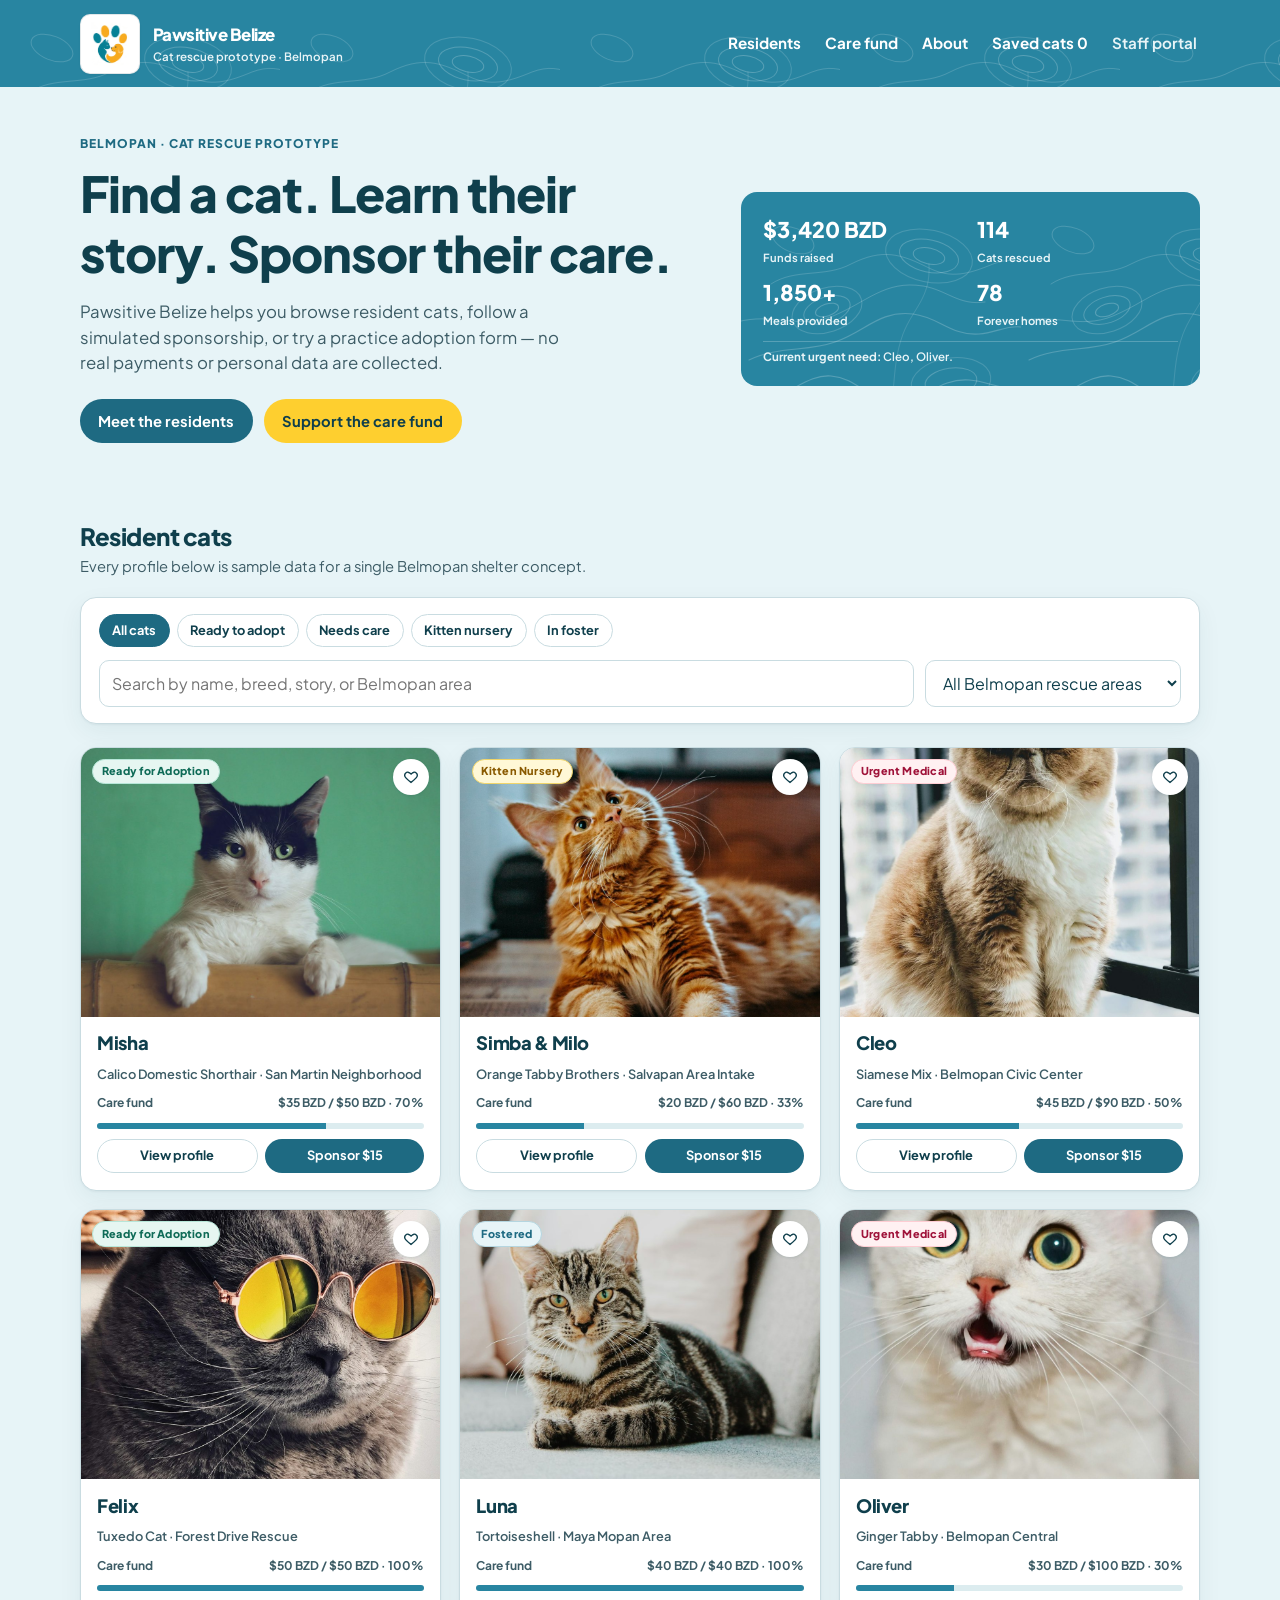
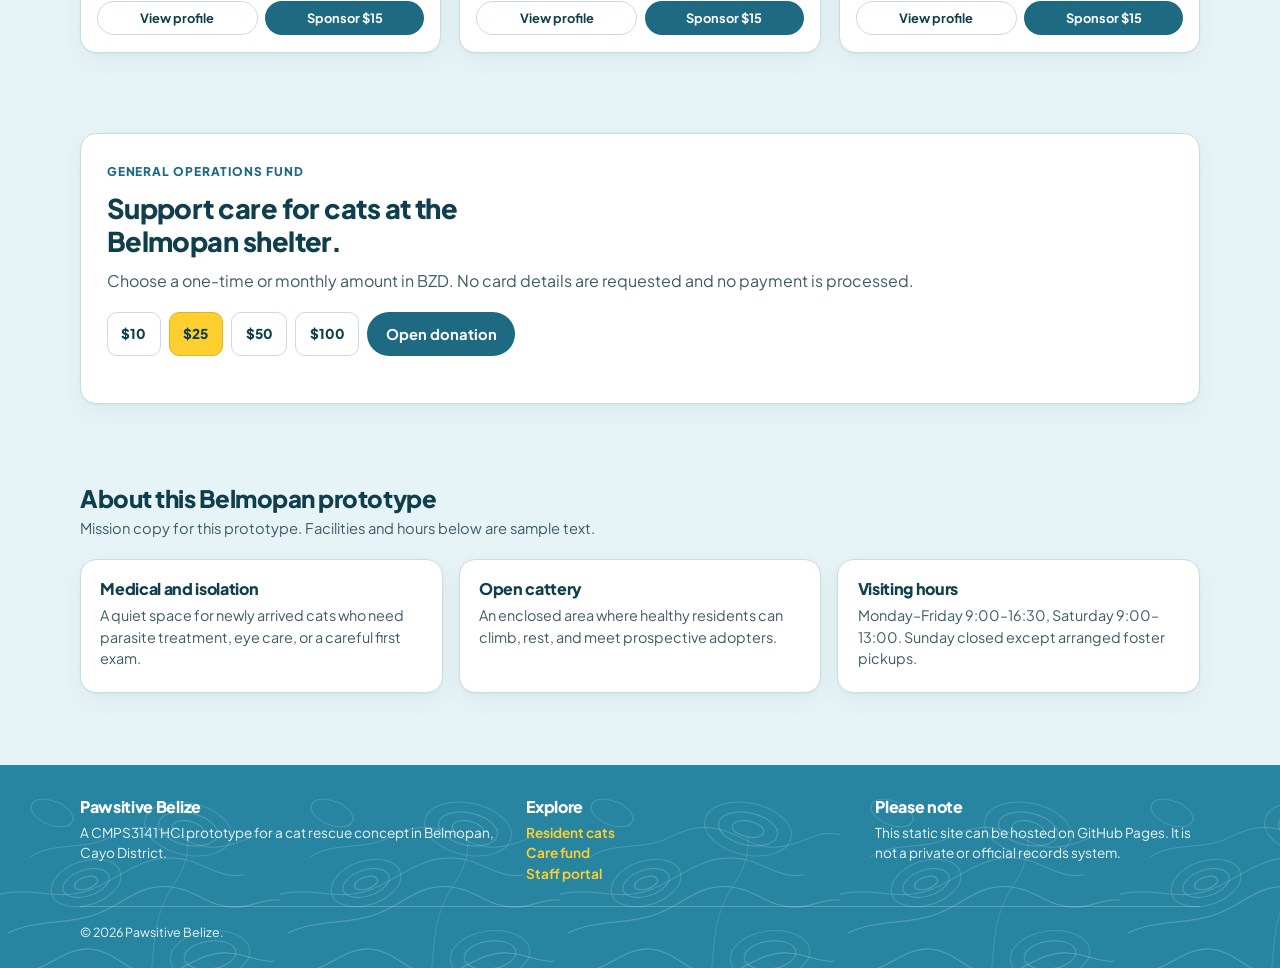
<file: index.html>
<!DOCTYPE html>
<html lang="en">
<head>
  <meta charset="UTF-8">
  <meta name="viewport" content="width=device-width, initial-scale=1">
  <title>Pawsitive Belize</title>
  <meta name="description" content="Pawsitive Belize, a cat rescue site set in Belmopan. Payments and records are simulated.">
  <link rel="icon" href="assets/icons/pawsitive-belize-icon.png" type="image/png">
  <link rel="stylesheet" href="css/styles.css">
</head>
<body>
  <a class="skip" href="#cats-section">Skip to resident cats</a>

  <header class="site-header">
    <div class="header-inner">
      <a class="brand" href="index.html">
        <img src="assets/icons/pawsitive-belize-icon.png" alt="Pawsitive Belize">
        <span class="brand-text">
          <strong>Pawsitive Belize</strong>
          <span>Cat rescue prototype · Belmopan</span>
        </span>
      </a>
      <button class="btn-menu" type="button" id="menu-toggle" aria-expanded="false" aria-controls="site-nav" aria-label="Open menu">
        <svg width="20" height="20" viewBox="0 0 24 24" fill="none" stroke="currentColor" stroke-width="2" aria-hidden="true"><path d="M4 7h16M4 12h16M4 17h16"/></svg>
      </button>
      <nav class="nav" id="site-nav">
        <a href="#cats-section">Residents</a>
        <a href="#care-fund">Care fund</a>
        <a href="#about">About</a>
        <a href="#fav-drawer" data-open-saved>Saved cats <span id="fav-count">0</span></a>
        <a class="nav-quiet" href="admin.html">Staff portal</a>
      </nav>
    </div>
  </header>

  <section class="hero">
    <div class="wrap hero-grid">
      <div>
        <p class="eyebrow">Belmopan · Cat rescue prototype</p>
        <h1>Find a cat. Learn their story. Sponsor their care.</h1>
        <p class="lede">Pawsitive Belize helps you browse resident cats, follow a simulated sponsorship, or try a practice adoption form — no real payments or personal data are collected.</p>
        <div class="hero-actions">
          <a class="btn btn-primary" href="#cats-section">Meet the residents</a>
          <a class="btn btn-accent" href="#care-fund">Support the care fund</a>
        </div>
      </div>
      <dl class="stats tex-teal">
        <div><dd id="stat-donated-pool">$3,420 BZD</dd><dt>Funds raised</dt></div>
        <div><dd id="stat-cats-rescued">114</dd><dt>Cats rescued</dt></div>
        <div><dd id="stat-meals-provided">1,850+</dd><dt>Meals provided</dt></div>
        <div><dd id="stat-adopted">78</dd><dt>Forever homes</dt></div>
        <p class="note" id="urgent-need"><strong>Sample figures</strong> — not official shelter records.</p>
      </dl>
    </div>
  </section>

  <main>
    <section class="section" id="cats-section">
      <div class="wrap">
        <div class="section-head">
          <div>
            <h2>Resident cats</h2>
            <p>Every profile below is sample data for a single Belmopan shelter concept.</p>
          </div>
        </div>

        <div class="toolbar">
          <div class="filters" role="group" aria-label="Filter by status">
            <button type="button" class="chip" data-filter="all" aria-pressed="true">All cats</button>
            <button type="button" class="chip" data-filter="Ready for Adoption" aria-pressed="false">Ready to adopt</button>
            <button type="button" class="chip" data-filter="Urgent Medical" aria-pressed="false">Needs care</button>
            <button type="button" class="chip" data-filter="Kitten Nursery" aria-pressed="false">Kitten nursery</button>
            <button type="button" class="chip" data-filter="Fostered" aria-pressed="false">In foster</button>
          </div>
          <div class="search-row">
            <label class="visually-hidden" for="search-input" style="position:absolute;width:1px;height:1px;overflow:hidden;clip:rect(0,0,0,0)">Search cats</label>
            <input id="search-input" type="search" placeholder="Search by name, breed, story, or Belmopan area">
            <label class="visually-hidden" for="location-select" style="position:absolute;width:1px;height:1px;overflow:hidden;clip:rect(0,0,0,0)">Filter by area</label>
            <select id="location-select">
              <option value="">All Belmopan rescue areas</option>
            </select>
          </div>
        </div>

        <div class="grid-cards" id="cat-cards-container"></div>
      </div>
    </section>

    <section class="section" id="care-fund">
      <div class="wrap">
        <div class="fund-panel">
          <p class="eyebrow">General operations fund</p>
          <h2>Support care for cats at the Belmopan shelter.</h2>
          <p class="lede">Choose a one-time or monthly amount in BZD. No card details are requested and no payment is processed.</p>
          <div class="tiers" role="group" aria-label="Donation amounts">
            <button type="button" class="tier" data-open-donate data-tier="10">$10</button>
            <button type="button" class="tier" data-open-donate data-tier="25" aria-pressed="true">$25</button>
            <button type="button" class="tier" data-open-donate data-tier="50">$50</button>
            <button type="button" class="tier" data-open-donate data-tier="100">$100</button>
            <button type="button" class="btn btn-primary" data-open-donate>Open donation</button>
          </div>
        </div>
      </div>
    </section>

    <section class="section" id="about">
      <div class="wrap">
        <div class="section-head">
          <div>
            <h2>About this Belmopan prototype</h2>
            <p>Mission copy for this prototype. Facilities and hours below are sample text.</p>
          </div>
        </div>
        <div class="about-grid">
          <article>
            <h3>Medical and isolation</h3>
            <p>A quiet space for newly arrived cats who need parasite treatment, eye care, or a careful first exam.</p>
          </article>
          <article>
            <h3>Open cattery</h3>
            <p>An enclosed area where healthy residents can climb, rest, and meet prospective adopters.</p>
          </article>
          <article>
            <h3>Visiting hours</h3>
            <p>Monday–Friday 9:00–16:30, Saturday 9:00–13:00. Sunday closed except arranged foster pickups.</p>
          </article>
        </div>
      </div>
    </section>
  </main>

  <footer class="site-footer tex-teal">
    <div class="wrap footer-grid">
      <div>
        <h2>Pawsitive Belize</h2>
        <p>A CMPS3141 HCI prototype for a cat rescue concept in Belmopan, Cayo District.</p>
      </div>
      <div>
        <h2>Explore</h2>
        <p><a href="#cats-section">Resident cats</a><br><a href="#care-fund">Care fund</a><br><a href="admin.html">Staff portal</a></p>
      </div>
      <div>
        <h2>Please note</h2>
        <p>This static site can be hosted on GitHub Pages. It is not a private or official records system.</p>
      </div>
    </div>
    <div class="wrap legal">© 2026 Pawsitive Belize.</div>
  </footer>

  <div class="modal-root" id="cat-detail-modal" aria-hidden="true">
    <div class="modal" role="dialog" aria-modal="true" aria-labelledby="profile-title">
      <div class="modal-head">
        <h2 id="profile-title">Cat profile</h2>
        <button type="button" class="icon-btn" data-close="cat-detail-modal" aria-label="Close">×</button>
      </div>
      <div id="modal-cat-content"></div>
    </div>
  </div>

  <div class="modal-root" id="adopt-modal" aria-hidden="true">
    <div class="modal" role="dialog" aria-modal="true" aria-labelledby="adopt-title">
      <div class="modal-head">
        <div>
          <h2 id="adopt-title">Adoption application</h2>
          <p class="meta" id="adopt-modal-cat-name">Adoption application</p>
        </div>
        <button type="button" class="icon-btn" data-close="adopt-modal" aria-label="Close">×</button>
      </div>
      <p class="notice" id="adopt-form-error" hidden></p>
      <form id="adopt-form" class="form" novalidate>
        <label for="adopt-name">Display name (optional, fictional only)</label>
        <input id="adopt-name" type="text" autocomplete="off" maxlength="80" placeholder="Leave blank, or use a fictional name">
        <label for="adopt-notes">Why this cat is a good match (optional, fictional only)</label>
        <textarea id="adopt-notes" rows="3" maxlength="400" autocomplete="off" placeholder="Fictional practice text, or leave blank"></textarea>
        <label class="check"><input id="adopt-ack" type="checkbox" required> I understand this is not a real application, and I am using a fictional display name and response.</label>
        <div class="form-actions">
          <button type="button" class="btn btn-ghost" data-close="adopt-modal">Cancel</button>
          <button type="submit" class="btn btn-primary">Submit application</button>
        </div>
      </form>
    </div>
  </div>

  <div class="modal-root" id="donate-modal" aria-hidden="true">
    <div class="modal" role="dialog" aria-modal="true" aria-labelledby="donate-title">
      <div class="modal-head">
        <div>
          <h2 id="donate-title">Care fund (simulated)</h2>
          <p class="meta" id="donate-subtitle">Choose an amount, then confirm. Nothing is charged yet.</p>
        </div>
        <button type="button" class="icon-btn" data-close="donate-modal" aria-label="Close">×</button>
      </div>
      <div id="donate-cat-context" class="donate-cat" hidden>
        <img id="donate-cat-img" alt="" src="assets/cats/placeholder.svg">
        <div>
          <strong id="donate-cat-name"></strong>
          <p class="meta" id="donate-cat-meta"></p>
        </div>
      </div>
      <p class="meta" id="donate-saved-context" hidden></p>
      <div class="filters" role="group" aria-label="Frequency">
        <button type="button" class="chip" data-freq="once" aria-pressed="true">One-time</button>
        <button type="button" class="chip" data-freq="monthly" aria-pressed="false">Monthly (not actually recurring)</button>
      </div>
      <label id="amount-label">Select amount (BZD)</label>
      <div class="tiers" role="group" aria-labelledby="amount-label">
        <button type="button" class="tier" data-tier="10">$10</button>
        <button type="button" class="tier" data-tier="15">$15</button>
        <button type="button" class="tier" data-tier="25" aria-pressed="true">$25</button>
        <button type="button" class="tier" data-tier="50">$50</button>
        <button type="button" class="tier" data-tier="100">$100</button>
        <button type="button" class="tier" data-tier="custom">Custom</button>
      </div>
      <div id="custom-amt-wrap" hidden>
        <label for="custom-amt-input">Custom amount (BZD)</label>
        <input id="custom-amt-input" class="field" type="number" min="1" step="1" value="35" inputmode="numeric">
      </div>
      <label id="method-label">Preferred method</label>
      <p class="meta" style="margin:0 0 0.45rem">Visual choice only — nothing is charged or sent.</p>
      <div class="tiers method-tiers" role="group" aria-labelledby="method-label">
        <button type="button" class="tier" data-method="DigiWallet" aria-pressed="true">DigiWallet</button>
        <button type="button" class="tier" data-method="Belize Bank" aria-pressed="false">Belize Bank</button>
        <button type="button" class="tier" data-method="Card" aria-pressed="false">Card</button>
      </div>
      <div class="form-actions">
        <button type="button" class="btn btn-ghost" data-close="donate-modal">Cancel</button>
        <button type="button" class="btn btn-accent" id="confirm-donate">Confirm simulated donation</button>
      </div>
    </div>
  </div>

  <div class="modal-root" id="thankyou-modal" aria-hidden="true">
    <div class="modal" role="dialog" aria-modal="true" aria-labelledby="thanks-title">
      <div class="modal-head">
        <h2 id="thanks-title">Confirmation</h2>
        <button type="button" class="icon-btn" data-close="thankyou-modal" aria-label="Close">×</button>
      </div>
      <p class="notice notice-ok" id="thankyou-msg"></p>
      <p class="meta">Reference: <span id="receipt-id"></span></p>
      <div class="form-actions">
        <button type="button" class="btn btn-primary" data-close="thankyou-modal">Back to the site</button>
      </div>
    </div>
  </div>

  <div class="drawer-root" id="fav-drawer" aria-hidden="true">
    <div class="backdrop" data-close="fav-drawer"></div>
    <aside class="drawer" role="dialog" aria-modal="true" aria-labelledby="saved-title">
      <div class="modal-head">
        <h2 id="saved-title">Saved cats</h2>
        <button type="button" class="icon-btn" data-close="fav-drawer" aria-label="Close">×</button>
      </div>
      <div id="fav-drawer-content"></div>
      <div class="drawer-footer" id="fav-donate-wrap" hidden>
        <button type="button" class="btn btn-primary" data-sponsor-saved>Sponsor saved cats</button>
      </div>
    </aside>
  </div>

  <script src="js/store.js"></script>
  <script src="js/ui.js"></script>
  <script src="js/donate.js"></script>
  <script src="js/public.js"></script>
</body>
</html>
</file>
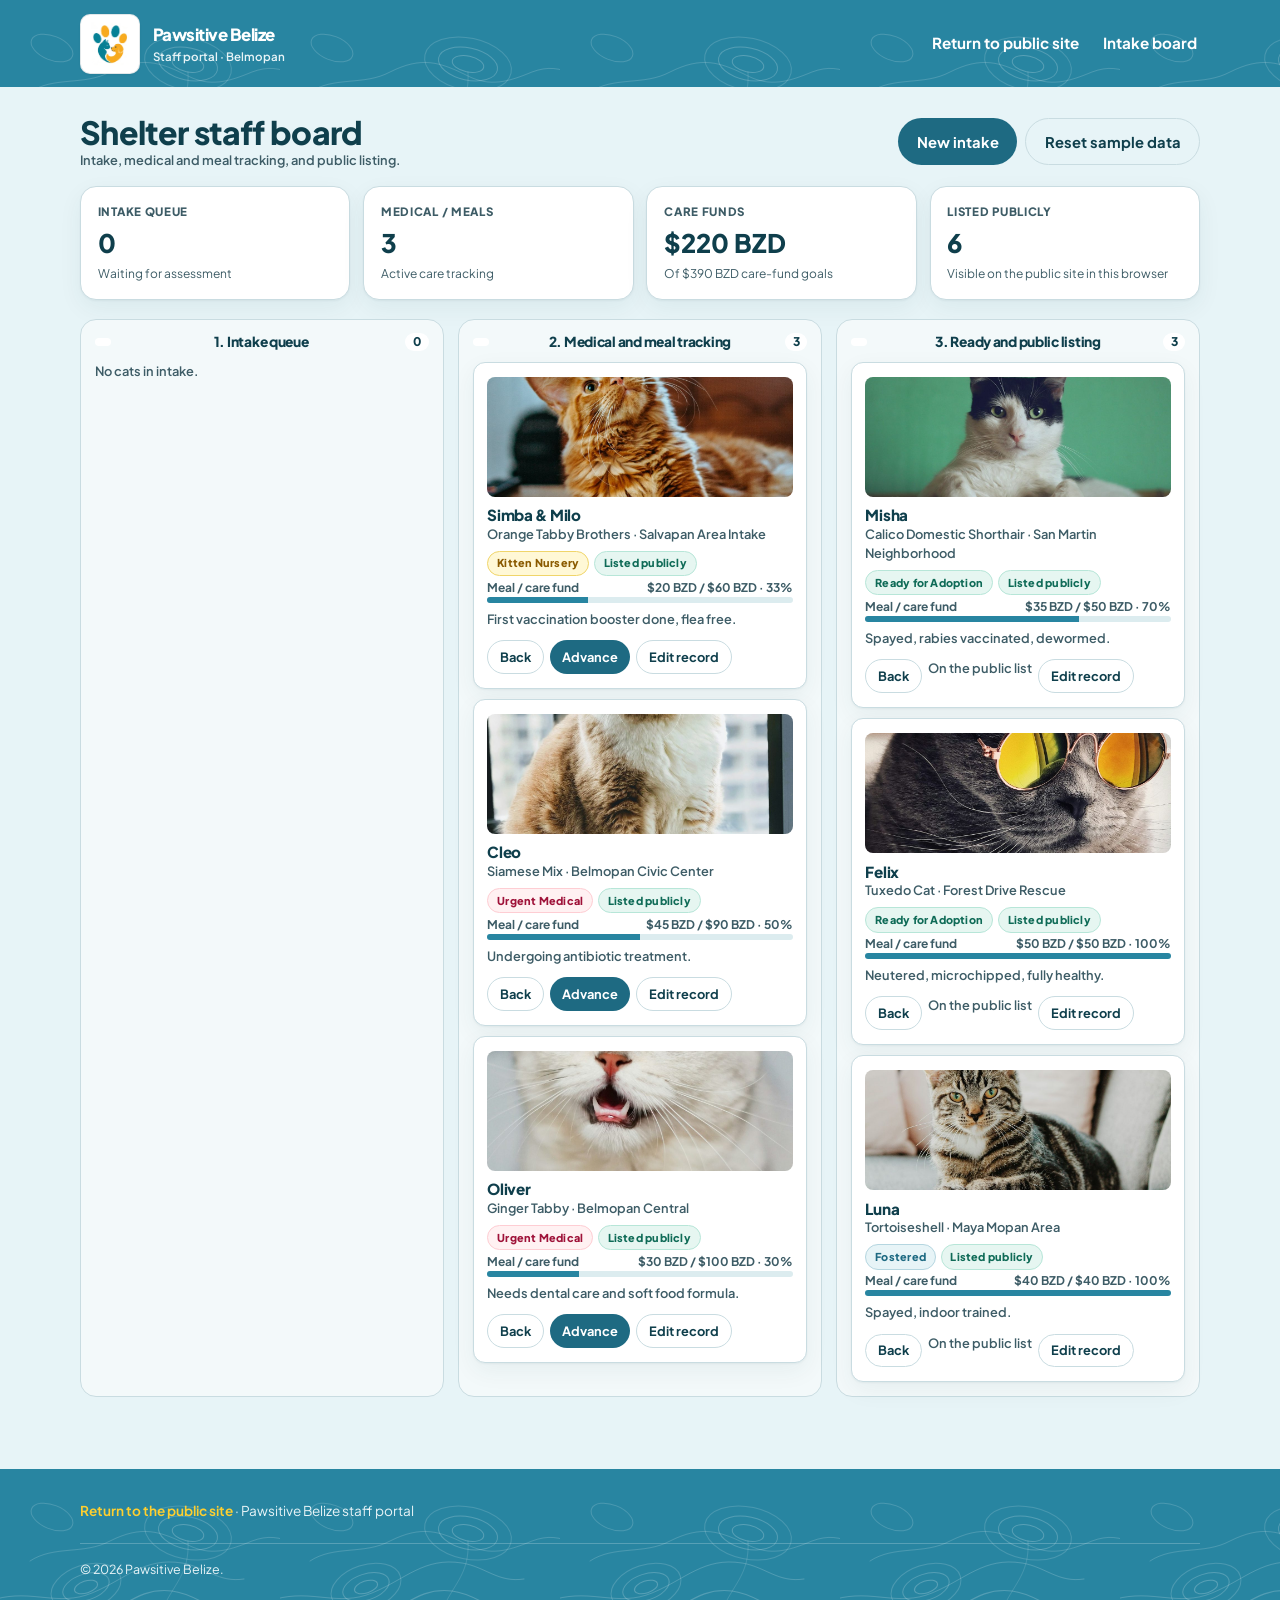
<file: admin.html>
<!DOCTYPE html>
<html lang="en">
<head>
  <meta charset="UTF-8">
  <meta name="viewport" content="width=device-width, initial-scale=1">
  <title>Staff portal | Pawsitive Belize</title>
  <meta name="description" content="Staff portal for Pawsitive Belize.">
  <link rel="icon" href="assets/icons/pawsitive-belize-icon.png" type="image/png">
  <link rel="stylesheet" href="css/styles.css">
</head>
<body>
  <a class="skip" href="#board">Skip to intake board</a>

  <header class="site-header">
    <div class="header-inner">
      <a class="brand" href="index.html">
        <img src="assets/icons/pawsitive-belize-icon.png" alt="Pawsitive Belize">
        <span class="brand-text">
          <strong>Pawsitive Belize</strong>
          <span>Staff portal · Belmopan</span>
        </span>
      </a>
      <button class="btn-menu" type="button" id="menu-toggle" aria-expanded="false" aria-controls="site-nav" aria-label="Open menu">
        <svg width="20" height="20" viewBox="0 0 24 24" fill="none" stroke="currentColor" stroke-width="2" aria-hidden="true"><path d="M4 7h16M4 12h16M4 17h16"/></svg>
      </button>
      <nav class="nav" id="site-nav">
        <a href="index.html">Return to public site</a>
        <a href="#board">Intake board</a>
      </nav>
    </div>
  </header>

  <main class="admin-main">
    <div class="wrap">
      <div class="admin-toolbar">
        <div>
          <h1>Shelter staff board</h1>
          <p class="meta">Intake, medical and meal tracking, and public listing.</p>
        </div>
        <div style="display:flex;gap:0.5rem;flex-wrap:wrap">
          <button type="button" class="btn btn-primary" data-open-intake>New intake</button>
          <button type="button" class="btn btn-ghost" data-reset>Reset sample data</button>
        </div>
      </div>

      <div class="metrics">
        <div class="metric">
          <div class="k">Intake queue</div>
          <div class="v" id="stat-queue">0</div>
          <div class="s">Waiting for assessment</div>
        </div>
        <div class="metric">
          <div class="k">Medical / meals</div>
          <div class="v" id="stat-medical">0</div>
          <div class="s">Active care tracking</div>
        </div>
        <div class="metric">
          <div class="k">Care funds</div>
          <div class="v" id="stat-funds">$0 BZD</div>
          <div class="s" id="stat-funds-sub">Local totals only</div>
        </div>
        <div class="metric">
          <div class="k">Listed publicly</div>
          <div class="v" id="stat-ready">0</div>
          <div class="s">Visible on the public site in this browser</div>
        </div>
      </div>

      <div class="kanban" id="board">
        <section class="kanban-col" aria-labelledby="col1-title">
          <h2 id="col1-title"><span class="dot dot-1"></span>1. Intake queue <span id="count-col1">0</span></h2>
          <div class="kanban-list" id="kanban-col-1"></div>
        </section>
        <section class="kanban-col" aria-labelledby="col2-title">
          <h2 id="col2-title"><span class="dot dot-2"></span>2. Medical and meal tracking <span id="count-col2">0</span></h2>
          <div class="kanban-list" id="kanban-col-2"></div>
        </section>
        <section class="kanban-col" aria-labelledby="col3-title">
          <h2 id="col3-title"><span class="dot dot-3"></span>3. Ready and public listing <span id="count-col3">0</span></h2>
          <div class="kanban-list" id="kanban-col-3"></div>
        </section>
      </div>
    </div>
  </main>

  <footer class="site-footer tex-teal">
    <div class="wrap">
      <p><a href="index.html">Return to the public site</a> · Pawsitive Belize staff portal</p>
      <p class="legal">© 2026 Pawsitive Belize.</p>
    </div>
  </footer>

  <div class="modal-root" id="intake-modal" aria-hidden="true">
    <div class="modal" role="dialog" aria-modal="true" aria-labelledby="intake-title">
      <div class="modal-head">
        <h2 id="intake-title">New staff intake</h2>
        <button type="button" class="icon-btn" data-close="intake-modal" aria-label="Close">×</button>
      </div>
      <form id="intake-form" class="form">
        <label for="input-name">Cat name or tag</label>
        <input id="input-name" type="text" required maxlength="80" placeholder="e.g. Nia">
        <div class="form-row">
          <div>
            <label for="input-breed">Breed or type</label>
            <input id="input-breed" type="text" maxlength="80" placeholder="Domestic shorthair">
          </div>
          <div>
            <label for="input-gender">Gender</label>
            <input id="input-gender" type="text" maxlength="40" placeholder="Female">
          </div>
        </div>
        <div class="form-row">
          <div>
            <label for="input-age">Age</label>
            <input id="input-age" type="text" maxlength="40" placeholder="2 years">
          </div>
          <div>
            <label for="input-location">Rescue area</label>
            <select id="input-location">
              <option>San Martin Neighborhood</option>
              <option>Salvapan Area Intake</option>
              <option>Belmopan Civic Center</option>
              <option>Forest Drive Rescue</option>
              <option>Maya Mopan Area</option>
              <option>Belmopan Central</option>
            </select>
          </div>
        </div>
        <fieldset class="photo-picker" id="intake-photo-picker">
          <legend>Cat photo</legend>
          <p class="meta" id="intake-photo-hint"><strong>Take photo</strong> opens the camera on a phone. On a computer it typically opens the file chooser; a webcam may appear only if the browser offers one.</p>
          <div class="photo-preview-wrap">
            <img id="intake-photo-preview" alt="Cat photo preview" src="assets/cats/placeholder.svg">
            <p class="meta" id="intake-photo-caption">No photo yet.</p>
          </div>
          <div class="photo-actions">
            <label class="btn btn-primary btn-sm" for="intake-photo-capture">Take photo</label>
            <input class="visually-hidden" id="intake-photo-capture" type="file" accept="image/*" capture="environment">
            <label class="btn btn-ghost btn-sm" for="intake-photo-upload">Upload photo</label>
            <input class="visually-hidden" id="intake-photo-upload" type="file" accept="image/*">
            <button type="button" class="btn btn-ghost btn-sm" id="intake-photo-remove" hidden>Remove photo</button>
          </div>
          <p class="notice" id="intake-photo-error" hidden></p>
        </fieldset>
        <label>Initial medical notes</label>
        <div class="checklist">
          <label class="check"><input id="med-ticks" type="checkbox" checked> Tick and flea treatment required</label>
          <label class="check"><input id="med-vaccine" type="checkbox" checked> Vaccination pending</label>
        </div>
        <label for="input-med-note">Other medical note</label>
        <input id="input-med-note" type="text" maxlength="160" placeholder="Optional">
        <label for="input-meal-goal">Weekly meal / care fund goal (BZD)</label>
        <input id="input-meal-goal" type="number" min="0" step="1" value="40">
        <fieldset class="tag-picker">
          <legend>Profile tags</legend>
          <p class="meta" id="intake-tags-hint">Optional badges shown on staff and public cards. Separate from board column, public status, and location. Select all that apply.</p>
          <div class="tag-options" role="group" aria-describedby="intake-tags-hint">
            <label class="check"><input type="checkbox" name="intake-tags" value="Urgent Medical"> Urgent Medical</label>
            <label class="check"><input type="checkbox" name="intake-tags" value="Kitten Nursery"> Kitten Nursery</label>
            <label class="check"><input type="checkbox" name="intake-tags" value="Fostered"> Fostered</label>
            <label class="check"><input type="checkbox" name="intake-tags" value="Paired Adoption"> Paired Adoption</label>
          </div>
        </fieldset>
        <label for="input-story">Short intake story (optional)</label>
        <textarea id="input-story" rows="2" maxlength="400"></textarea>
        <div class="form-actions">
          <button type="button" class="btn btn-ghost" data-close="intake-modal">Cancel</button>
          <button type="submit" class="btn btn-primary">Register intake</button>
        </div>
      </form>
    </div>
  </div>

  <div class="modal-root" id="edit-modal" aria-hidden="true">
    <div class="modal modal-wide" role="dialog" aria-modal="true" aria-labelledby="edit-title">
      <div class="modal-head">
        <h2 id="edit-title">Edit record and public listing</h2>
        <button type="button" class="icon-btn" data-close="edit-modal" aria-label="Close">×</button>
      </div>
      <form id="edit-form" class="form">
        <div class="form-row">
          <div>
            <label for="edit-name">Name</label>
            <input id="edit-name" type="text" required maxlength="80">
          </div>
          <div>
            <label for="edit-breed">Breed</label>
            <input id="edit-breed" type="text" maxlength="80">
          </div>
        </div>
        <fieldset class="photo-picker" id="edit-photo-picker">
          <legend>Cat photo</legend>
          <p class="meta" id="edit-photo-hint"><strong>Take photo</strong> opens the camera on a phone. On a computer it typically opens the file chooser; a webcam may appear only if the browser offers one.</p>
          <div class="photo-preview-wrap">
            <img id="edit-photo-preview" alt="Cat photo preview" src="assets/cats/placeholder.svg">
            <p class="meta" id="edit-photo-caption">No photo yet.</p>
          </div>
          <div class="photo-actions">
            <label class="btn btn-primary btn-sm" for="edit-photo-capture">Take photo</label>
            <input class="visually-hidden" id="edit-photo-capture" type="file" accept="image/*" capture="environment">
            <label class="btn btn-ghost btn-sm" for="edit-photo-upload">Upload photo</label>
            <input class="visually-hidden" id="edit-photo-upload" type="file" accept="image/*">
            <button type="button" class="btn btn-ghost btn-sm" id="edit-photo-remove" hidden>Remove photo</button>
          </div>
          <p class="notice" id="edit-photo-error" hidden></p>
        </fieldset>
        <div class="form-row">
          <div>
            <label for="edit-gender">Gender</label>
            <input id="edit-gender" type="text" maxlength="40">
          </div>
          <div>
            <label for="edit-age">Age</label>
            <input id="edit-age" type="text" maxlength="40">
          </div>
        </div>
        <div class="form-row">
          <div>
            <label for="edit-location">Location</label>
            <select id="edit-location">
              <option>San Martin Neighborhood</option>
              <option>Salvapan Area Intake</option>
              <option>Belmopan Civic Center</option>
              <option>Forest Drive Rescue</option>
              <option>Maya Mopan Area</option>
              <option>Belmopan Central</option>
            </select>
          </div>
          <div>
            <label for="edit-status">Public status</label>
            <select id="edit-status">
              <option>Ready for Adoption</option>
              <option>Urgent Medical</option>
              <option>Kitten Nursery</option>
              <option>Fostered</option>
              <option>Intake</option>
            </select>
          </div>
        </div>
        <div class="form-row">
          <div>
            <label for="edit-column">Board column</label>
            <select id="edit-column">
              <option value="1">1. Intake</option>
              <option value="2">2. Medical and meals</option>
              <option value="3">3. Ready / public</option>
            </select>
          </div>
          <div>
            <label for="edit-goal">Care fund goal (BZD)</label>
            <input id="edit-goal" type="number" min="0" step="1">
          </div>
        </div>
        <label for="edit-funded">Care fund raised (BZD)</label>
        <input id="edit-funded" type="number" min="0" step="1">
        <label for="edit-medical">Medical notes</label>
        <textarea id="edit-medical" rows="2" maxlength="400"></textarea>
        <fieldset class="tag-picker">
          <legend>Profile tags</legend>
          <p class="meta" id="edit-tags-hint">Optional badges shown on staff and public cards. Separate from board column, public status, and location. Select all that apply.</p>
          <div class="tag-options" role="group" aria-describedby="edit-tags-hint">
            <label class="check"><input type="checkbox" name="edit-tags" value="Urgent Medical"> Urgent Medical</label>
            <label class="check"><input type="checkbox" name="edit-tags" value="Kitten Nursery"> Kitten Nursery</label>
            <label class="check"><input type="checkbox" name="edit-tags" value="Fostered"> Fostered</label>
            <label class="check"><input type="checkbox" name="edit-tags" value="Paired Adoption"> Paired Adoption</label>
          </div>
        </fieldset>
        <label for="edit-story">Story</label>
        <textarea id="edit-story" rows="3" maxlength="600"></textarea>
        <label class="check"><input id="edit-listed" type="checkbox"> List this cat on the public site</label>
        <div class="form-actions">
          <button type="button" class="btn btn-ghost" data-close="edit-modal">Cancel</button>
          <button type="submit" class="btn btn-primary">Save changes</button>
        </div>
      </form>
    </div>
  </div>

  <div class="modal-root" id="adoption-apps-modal" aria-hidden="true">
    <div class="modal modal-wide" role="dialog" aria-modal="true" aria-labelledby="adoption-apps-title">
      <div class="modal-head">
        <div>
          <h2 id="adoption-apps-title">Adoption requests</h2>
          <p class="meta" id="adoption-apps-cat">Select a cat notice to view requests.</p>
        </div>
        <button type="button" class="icon-btn" data-close="adoption-apps-modal" aria-label="Close">×</button>
      </div>
      <div id="adoption-apps-list"></div>
      <div class="form-actions">
        <button type="button" class="btn btn-ghost" data-close="adoption-apps-modal">Close</button>
      </div>
    </div>
  </div>

  <script src="js/store.js"></script>
  <script src="js/ui.js"></script>
  <script src="js/photo.js"></script>
  <script src="js/admin.js"></script>
</body>
</html>
</file>
<file: css/styles.css>
/* Pawsitive Belize — shared public + staff demo styles.
   Palette approximations (teal / yellow / white), not a third-party official palette. */
:root {
  --teal: #2885A1;
  --teal-dark: #1E6A82;
  --ink: #0F3F4C;
  --muted: #3D5C66;
  --yellow: #FECF2F;
  --yellow-soft: #FFF8D6;
  --aqua: #E7F4F7;
  --white: #FFFFFF;
  --line: #C9DCE1;
  --ok: #0F6B57;
  --ok-bg: #E6F6F1;
  --warn: #8A5A00;
  --danger: #9F1239;
  --danger-bg: #FFF1F2;
  --shadow: 0 1px 2px rgba(15, 63, 76, 0.05), 0 8px 24px rgba(15, 63, 76, 0.06);
  --radius: 16px;
  --radius-sm: 10px;
  --max: 1120px;
  --focus: 0 0 0 3px var(--white), 0 0 0 6px var(--teal-dark);
  --font: "Plus Jakarta Sans", "Segoe UI", system-ui, sans-serif;
  --texture: url("../assets/textures/contours.svg");
}
@font-face {
  font-family: "Plus Jakarta Sans";
  src: url("../assets/fonts/PlusJakartaSans-Variable.ttf") format("truetype");
  font-weight: 200 800;
  font-style: normal;
  font-display: swap;
}
*, *::before, *::after { box-sizing: border-box; }
html { scroll-behavior: smooth; }
@media (prefers-reduced-motion: reduce) {
  html { scroll-behavior: auto; }
  *, *::before, *::after { animation: none !important; transition: none !important; }
}
body {
  margin: 0;
  font-family: var(--font);
  color: var(--ink);
  background: var(--aqua);
  line-height: 1.5;
  min-height: 100vh;
  display: flex;
  flex-direction: column;
}
img { max-width: 100%; height: auto; display: block; }
a { color: var(--teal-dark); }
button, input, select, textarea { font: inherit; color: inherit; }
button { cursor: pointer; }
h1, h2, h3, h4 { font-weight: 800; letter-spacing: -0.02em; line-height: 1.2; margin: 0; color: var(--ink); }
p { margin: 0; }

.skip {
  position: absolute; left: 1rem; top: -4rem;
  background: var(--teal-dark); color: var(--white);
  padding: 0.5rem 0.9rem; border-radius: 8px; z-index: 80;
}
.skip:focus { top: 0.6rem; }

/* Teal accent panels only — original contour texture, never on cards/forms */
.tex-teal {
  background-color: var(--teal);
  background-image: var(--texture);
  background-size: 280px 280px;
  background-repeat: repeat;
  color: var(--white);
}

.banner { padding: 0.65rem 1.25rem; font-size: 0.85rem; font-weight: 600; text-align: center; line-height: 1.4; }
.banner-demo { color: var(--white); }
.banner-demo strong { color: var(--yellow); font-weight: 800; }
.banner-warn { background: var(--yellow-soft); color: var(--warn); border-bottom: 1px solid #F0D56A; }

.site-header {
  background: var(--teal);
  background-image: var(--texture);
  background-size: 280px 280px;
  color: var(--white);
  position: sticky; top: 0; z-index: 40;
}
.header-inner, .wrap {
  width: min(var(--max), calc(100% - 2.5rem));
  margin: 0 auto;
}
.header-inner {
  display: flex; align-items: center; justify-content: space-between;
  gap: 1.25rem; padding: 0.85rem 0;
}
.brand { display: flex; align-items: center; gap: 0.8rem; text-decoration: none; color: inherit; min-width: 0; }
.brand img {
  /* White rounded tile so the approved paw stays readable on the teal nav.
     Padding is around the full, uncropped artwork; the icon itself is not restyled. */
  width: 60px; height: 60px; max-width: 60px; max-height: 60px;
  padding: 6px; box-sizing: border-box;
  border-radius: 10px;
  background: #FFFFFF;
  object-fit: contain; object-position: center;
  flex: 0 0 60px;
  border: 1px solid rgba(15, 63, 76, 0.12);
  box-shadow: 0 1px 2px rgba(15, 63, 76, 0.08);
}
.brand-text strong { display: block; font-size: 1.05rem; font-weight: 800; letter-spacing: -0.03em; color: var(--white); }
.brand-text span { display: block; font-size: 0.72rem; font-weight: 600; color: #E8F4F7; }
.nav { display: flex; align-items: center; gap: 0.2rem 1.1rem; flex-wrap: wrap; justify-content: flex-end; }
.nav a {
  text-decoration: none; color: var(--white);
  font-size: 0.95rem; font-weight: 700;
  padding: 0.35rem 0.2rem; border-radius: 6px;
}
.nav a:hover { color: var(--yellow); }
.nav a.nav-quiet { color: #E8F4F7; font-weight: 650; }
.btn-menu {
  display: none; background: var(--teal-dark); border: 0; color: var(--white);
  border-radius: 8px; padding: 0.4rem 0.55rem; line-height: 0;
}

.btn {
  display: inline-flex; align-items: center; justify-content: center; gap: 0.45rem;
  border: 0; border-radius: 999px; padding: 0.7rem 1.15rem;
  font-weight: 700; font-size: 0.92rem; text-decoration: none;
  transition: background 0.15s ease, color 0.15s ease;
}
.btn-primary { background: var(--teal-dark); color: var(--white); }
.btn-primary:hover { background: #18586C; }
.btn-accent { background: var(--yellow); color: var(--ink); }
.btn-accent:hover { background: #F0C420; }
.btn-ghost { background: transparent; color: var(--ink); border: 1px solid var(--line); }
.btn-ghost:hover { background: var(--white); }
.btn-ghost-light { background: transparent; color: var(--white); border: 1px solid rgba(255,255,255,0.45); }
.btn-ghost-light:hover { background: rgba(255,255,255,0.12); }
.btn-sm { padding: 0.4rem 0.75rem; font-size: 0.8rem; }
.btn-danger { background: var(--danger); color: var(--white); }
.icon-btn {
  width: 2.25rem; height: 2.25rem; border: 0; border-radius: 999px;
  background: var(--white); color: var(--ink);
  display: inline-flex; align-items: center; justify-content: center;
  box-shadow: 0 1px 3px rgba(15,63,76,0.12);
}
.icon-btn[aria-pressed="true"] { color: var(--danger); }
:focus-visible { outline: none; box-shadow: var(--focus); }

.hero { padding: 3rem 0 2.4rem; }
.hero-grid { display: grid; grid-template-columns: 1.15fr 0.85fr; gap: 2.5rem; align-items: center; }
.eyebrow {
  font-size: 0.75rem; font-weight: 800; letter-spacing: 0.08em;
  text-transform: uppercase; color: var(--teal-dark); margin-bottom: 0.7rem;
}
.hero h1 { font-size: clamp(2rem, 4vw, 3.1rem); max-width: 18ch; }
.hero .lede { margin-top: 1rem; font-size: 1.05rem; color: var(--muted); max-width: 42ch; }
.hero-actions { display: flex; flex-wrap: wrap; gap: 0.7rem; margin-top: 1.5rem; }
.stats {
  display: grid; grid-template-columns: 1fr 1fr; gap: 0.75rem;
  padding: 1.35rem; border-radius: var(--radius);
}
.stats dt { font-size: 0.7rem; font-weight: 650; color: #E8F4F7; margin-top: 0.15rem; }
.stats dd { margin: 0; font-size: 1.35rem; font-weight: 800; color: var(--white); }
.stats .note {
  grid-column: 1 / -1; font-size: 0.72rem; color: #E8F4F7; font-weight: 600;
  padding-top: 0.35rem; border-top: 1px solid rgba(255,255,255,0.22);
}

main { flex: 1; }
.section { padding: 2.5rem 0; }
.section-head { display: flex; justify-content: space-between; align-items: flex-end; gap: 1rem; flex-wrap: wrap; margin-bottom: 1.25rem; }
.section-head p { color: var(--muted); font-size: 0.92rem; margin-top: 0.3rem; }

.toolbar, .fund-panel, .about-grid article, .kanban-col, .metric, .panel, .cat-card, .staff-card, .modal, .drawer, .empty {
  background: var(--white);
  border: 1px solid var(--line);
}
.toolbar, .fund-panel, .about-grid article, .metric, .panel, .cat-card, .staff-card, .modal, .drawer {
  box-shadow: var(--shadow);
}
.toolbar { border-radius: var(--radius); padding: 1rem 1.1rem; margin-bottom: 1.4rem; }
.filters { display: flex; flex-wrap: wrap; gap: 0.4rem; margin-bottom: 0.85rem; }
.chip {
  border: 1px solid var(--line); background: var(--white); border-radius: 999px;
  padding: 0.35rem 0.8rem; font-size: 0.8rem; font-weight: 700; color: var(--ink);
}
.chip[aria-pressed="true"] { background: var(--teal-dark); border-color: var(--teal-dark); color: var(--white); }
.search-row { display: grid; grid-template-columns: 1fr 16rem; gap: 0.7rem; }
.field, .search-row input, .search-row select, .form input, .form select, .form textarea {
  width: 100%; border: 1px solid var(--line); border-radius: var(--radius-sm);
  background: var(--white); padding: 0.65rem 0.8rem;
}
.search-row input:focus, .search-row select:focus,
.form input:focus, .form select:focus, .form textarea:focus {
  outline: none; box-shadow: var(--focus); border-color: var(--teal-dark);
}

.grid-cards { display: grid; grid-template-columns: repeat(3, 1fr); gap: 1.15rem; }
.cat-card { border-radius: var(--radius); overflow: hidden; display: flex; flex-direction: column; min-width: 0; }
.cat-media { position: relative; aspect-ratio: 4 / 3; background: #DCECEF; overflow: hidden; }
.cat-media img, .cat-media .ph { width: 100%; height: 100%; object-fit: cover; }
.badge {
  display: inline-flex; align-items: center; font-size: 0.68rem; font-weight: 800;
  letter-spacing: 0.02em; padding: 0.22rem 0.55rem; border-radius: 999px;
  background: var(--white); color: var(--ink); border: 1px solid var(--line);
}
.badge-ready { background: var(--ok-bg); color: var(--ok); border-color: #B7E6D8; }
.badge-urgent { background: var(--danger-bg); color: var(--danger); border-color: #FECDD3; }
.badge-nursery { background: var(--yellow-soft); color: var(--warn); border-color: #F0D56A; }
.badge-foster { background: #E7F4F7; color: var(--teal-dark); border-color: #B5D6E0; }
.badge-intake { background: #F3F7F8; color: var(--ink); }
.media-badges { position: absolute; left: 0.7rem; top: 0.7rem; }
.media-fav { position: absolute; right: 0.7rem; top: 0.7rem; }
.cat-body { padding: 0.95rem 1rem 1.05rem; display: flex; flex-direction: column; gap: 0.65rem; flex: 1; }
.cat-body h3 { font-size: 1.15rem; }
.meta { font-size: 0.8rem; color: var(--muted); font-weight: 600; }
.progress { height: 6px; background: #DCECEF; border-radius: 99px; overflow: hidden; }
.progress > span { display: block; height: 100%; background: var(--teal); }
.fund-row { display: flex; justify-content: space-between; font-size: 0.75rem; font-weight: 700; color: var(--muted); }
.card-actions { display: flex; gap: 0.45rem; margin-top: auto; }
.card-actions .btn { flex: 1; }
.empty { grid-column: 1 / -1; text-align: center; padding: 3rem 1rem; border-style: dashed; border-radius: var(--radius); color: var(--muted); }

.fund-panel { padding: 1.8rem 1.6rem; border-radius: var(--radius); }
.fund-panel h2 { font-size: 1.7rem; max-width: 22ch; }
.fund-panel .lede { margin: 0.7rem 0 1.2rem; color: var(--muted); }
.tiers { display: flex; flex-wrap: wrap; gap: 0.5rem; margin: 0.8rem 0 1.1rem; }
.tier {
  border: 1px solid var(--line); background: var(--white); border-radius: var(--radius-sm);
  padding: 0.55rem 0.85rem; font-weight: 800; font-size: 0.85rem; color: var(--ink);
}
.tier[aria-pressed="true"] { background: var(--yellow); color: var(--ink); border-color: #E0B620; }
.about-grid { display: grid; grid-template-columns: repeat(3, 1fr); gap: 1rem; }
.about-grid article { padding: 1.2rem 1.2rem 1.4rem; border-radius: var(--radius); }
.about-grid h3 { font-size: 1rem; margin-bottom: 0.4rem; }
.about-grid p { color: var(--muted); font-size: 0.9rem; }

.site-footer {
  color: var(--white);
  padding: 2rem 0 1.6rem; margin-top: 2rem; font-size: 0.85rem;
}
.footer-grid { display: grid; grid-template-columns: 1.3fr 1fr 1fr; gap: 1.5rem; }
.site-footer a { color: var(--yellow); text-decoration: none; font-weight: 650; }
.site-footer a:hover { text-decoration: underline; }
.site-footer h2 { color: var(--white); font-size: 1rem; margin-bottom: 0.4rem; }
.site-footer p, .site-footer li { color: #E8F4F7; }
.legal { margin-top: 1.4rem; padding-top: 1rem; border-top: 1px solid rgba(255,255,255,0.22); color: #E8F4F7; font-size: 0.78rem; }

.modal-root {
  position: fixed; inset: 0; background: rgba(15, 63, 76, 0.45);
  display: none; align-items: center; justify-content: center; padding: 1.2rem; z-index: 60;
}
.modal-root.is-open { display: flex; }
.modal {
  width: min(560px, 100%); max-height: min(90vh, 820px); overflow: auto;
  border-radius: 18px; padding: 1.3rem 1.3rem 1.4rem; position: relative;
}
.modal-wide { width: min(720px, 100%); }
.modal-head { display: flex; justify-content: space-between; align-items: flex-start; gap: 1rem; margin-bottom: 1rem; }
.modal img.hero-pic { width: 100%; height: 220px; object-fit: cover; border-radius: 12px; background: #DCECEF; margin-bottom: 1rem; }
.form label, .modal label { display: block; font-size: 0.75rem; font-weight: 800; margin: 0.7rem 0 0.3rem; }
.form-row { display: grid; grid-template-columns: 1fr 1fr; gap: 0.7rem; }
.form-actions { display: flex; justify-content: flex-end; gap: 0.5rem; margin-top: 1.1rem; }
.notice { background: var(--yellow-soft); border: 1px solid #F0D56A; color: var(--warn); padding: 0.7rem 0.85rem; border-radius: var(--radius-sm); font-size: 0.82rem; font-weight: 600; }
.notice-ok { background: var(--ok-bg); border-color: #B7E6D8; color: var(--ok); }

.drawer-root { position: fixed; inset: 0; display: none; z-index: 55; }
.drawer-root.is-open { display: block; }
.drawer-root .backdrop { position: absolute; inset: 0; background: rgba(15,63,76,0.35); }
.drawer {
  position: absolute; top: 0; right: 0; bottom: 0; width: min(380px, 100%);
  display: flex; flex-direction: column; padding: 1.1rem; border-radius: 0;
}
.drawer ul { list-style: none; margin: 0; padding: 0; overflow: auto; flex: 1; }
.drawer li { display: flex; gap: 0.7rem; align-items: center; padding: 0.7rem 0; border-bottom: 1px solid var(--line); }
.drawer li img, .drawer li .ph { width: 56px; height: 56px; border-radius: 8px; object-fit: cover; background: #DCECEF; }

.admin-main { padding: 1.6rem 0 2.5rem; }
.metrics { display: grid; grid-template-columns: repeat(4, 1fr); gap: 0.8rem; margin-bottom: 1.2rem; }
.metric { padding: 1rem 1.05rem; border-radius: var(--radius); }
.metric .k { font-size: 0.72rem; font-weight: 800; letter-spacing: 0.06em; text-transform: uppercase; color: var(--muted); }
.metric .v { font-size: 1.6rem; font-weight: 800; color: var(--ink); margin-top: 0.2rem; }
.metric .s { font-size: 0.75rem; color: var(--muted); margin-top: 0.15rem; }
.admin-toolbar { display: flex; justify-content: space-between; align-items: center; gap: 0.8rem; flex-wrap: wrap; margin-bottom: 1rem; }
.kanban { display: grid; grid-template-columns: repeat(3, 1fr); gap: 0.9rem; align-items: stretch; }
.kanban-col {
  display: flex; flex-direction: column; min-height: 28rem; padding: 0.85rem;
  background: #F3F9FA; box-shadow: none; border-radius: var(--radius);
}
.kanban-col h2 { font-size: 0.86rem; display: flex; justify-content: space-between; align-items: center; margin-bottom: 0.7rem; }
.kanban-col h2 span { background: var(--white); border-radius: 999px; padding: 0.1rem 0.5rem; font-size: 0.75rem; }
.kanban-list { display: flex; flex-direction: column; gap: 0.65rem; flex: 1; }
.staff-card { border-radius: 12px; padding: 0.85rem; }
.staff-card h3 { font-size: 0.95rem; }
.staff-actions { display: flex; flex-wrap: wrap; gap: 0.35rem; margin-top: 0.7rem; }
.dot { width: 8px; height: 8px; border-radius: 50%; display: inline-block; margin-right: 0.4rem; }
.dot-1 { background: var(--yellow); }
.dot-2 { background: var(--teal); }
.dot-3 { background: var(--ok); }
.ph { display: flex; align-items: center; justify-content: center; background: #DCECEF; color: var(--muted); font-weight: 800; letter-spacing: 0.04em; }

.check { display: flex; align-items: center; gap: 0.5rem; font-weight: 600; font-size: 0.88rem; margin: 0.4rem 0; }
.checklist { background: var(--white); border: 1px solid var(--line); border-radius: var(--radius-sm); padding: 0.7rem 0.85rem; }

@media (max-width: 900px) {
  .hero-grid, .about-grid, .metrics, .kanban, .footer-grid, .search-row, .form-row { grid-template-columns: 1fr; }
  .grid-cards { grid-template-columns: 1fr 1fr; }
  .btn-menu { display: inline-flex; }
  .nav {
    display: none; position: absolute; right: 1.25rem; top: 100%;
    background: var(--white); color: var(--ink); border: 1px solid var(--line);
    border-radius: 12px; padding: 0.7rem; flex-direction: column; align-items: stretch;
    min-width: 12rem; box-shadow: var(--shadow);
  }
  .nav a { color: var(--ink); }
  .nav a:hover { color: var(--teal-dark); }
  .nav.is-open { display: flex; }
  .header-inner { position: relative; }
}
@media (max-width: 620px) {
  .header-inner, .wrap { width: min(var(--max), calc(100% - 1.4rem)); }
  .grid-cards { grid-template-columns: 1fr; }
  .hero { padding-top: 2rem; }
  /* Keep the nav icon tile at the same readable size on small screens. */
  .brand img {
    width: 60px; height: 60px; max-width: 60px; max-height: 60px;
    padding: 6px; flex: 0 0 60px;
  }
}

.donate-cat {
  display: flex; gap: 0.85rem; align-items: center;
  padding: 0.7rem; margin: 0 0 0.9rem;
  border: 1px solid var(--line); border-radius: var(--radius-sm);
  background: var(--white);
}
.donate-cat img {
  width: 72px; height: 72px; border-radius: 10px; object-fit: cover;
  background: #DCECEF; flex: 0 0 72px;
}
.donate-cat strong { display: block; font-size: 1rem; }
.method-tiers { margin-top: 0.2rem; }
.drawer-footer { margin-top: auto; padding-top: 0.9rem; border-top: 1px solid var(--line); }
.drawer-footer .btn { width: 100%; }
#confirm-donate:disabled { opacity: 0.55; cursor: not-allowed; }

.badge-pair { background: #F3F7F8; color: var(--ink); border-color: #A8CCD6; }
.badge-row { display: flex; flex-wrap: wrap; gap: 0.3rem; margin: 0.45rem 0 0.15rem; }
.media-badges { max-width: calc(100% - 3rem); }
.media-badges .badge-row { margin: 0; }
.tag-picker {
  border: 1px solid var(--line); border-radius: var(--radius-sm);
  background: var(--white); padding: 0.75rem 0.85rem 0.85rem; margin: 0.85rem 0;
}
.tag-picker legend {
  font-size: 0.75rem; font-weight: 800; padding: 0 0.25rem; color: var(--ink);
}
.tag-picker .meta { margin: 0 0 0.55rem; }
.tag-options { display: flex; flex-wrap: wrap; gap: 0.4rem 0.85rem; }
.tag-options .check { margin: 0; }
.drawer li .badge-row { margin-top: 0.35rem; }

.visually-hidden {
  position: absolute !important; width: 1px; height: 1px;
  padding: 0; margin: -1px; overflow: hidden; clip: rect(0,0,0,0);
  white-space: nowrap; border: 0;
}
.photo-picker {
  border: 1px solid var(--line); border-radius: var(--radius-sm);
  background: var(--white); padding: 0.75rem 0.85rem 0.9rem; margin: 0.85rem 0;
}
.photo-picker legend { font-size: 0.75rem; font-weight: 800; padding: 0 0.25rem; color: var(--ink); }
.photo-picker .meta { margin: 0 0 0.6rem; }
.photo-preview-wrap {
  display: flex; gap: 0.85rem; align-items: center; margin-bottom: 0.7rem;
}
.photo-preview-wrap img {
  width: 120px; height: 120px; object-fit: cover; border-radius: 10px;
  background: #DCECEF; border: 1px solid var(--line); flex: 0 0 120px;
}
.photo-actions { display: flex; flex-wrap: wrap; gap: 0.45rem; }
.photo-actions .btn { cursor: pointer; margin: 0; }
.staff-media {
  width: 100%; height: 120px; border-radius: 8px; overflow: hidden;
  background: #DCECEF; margin-bottom: 0.6rem;
}
.staff-media img { width: 100%; height: 100%; object-fit: cover; }

.badge-request { background: var(--yellow-soft); color: var(--warn); border-color: #F0D56A; }
.badge-request.is-new { box-shadow: 0 0 0 2px #F0D56A; font-weight: 800; }
.adopt-notice {
  display: flex; flex-wrap: wrap; align-items: center; gap: 0.4rem 0.55rem;
  margin: 0.45rem 0 0.35rem; padding: 0.45rem 0.5rem;
  border: 1px solid #F0D56A; border-radius: var(--radius-sm);
  background: var(--yellow-soft);
}
.adopt-notice .meta { color: var(--warn); }

button.badge { font: inherit; cursor: pointer; }
button.adopt-open { gap: 0.35rem; }
.adopt-app {
  background: var(--white); border: 1px solid var(--line);
  border-radius: var(--radius-sm); padding: 0.8rem 0.9rem; margin: 0.7rem 0;
}
.adopt-app h3 { font-size: 1rem; margin-bottom: 0.25rem; }
.adopt-app p { margin-top: 0.35rem; white-space: pre-wrap; }
.adopt-app-legacy { background: #F8FBFC; }
</file>
